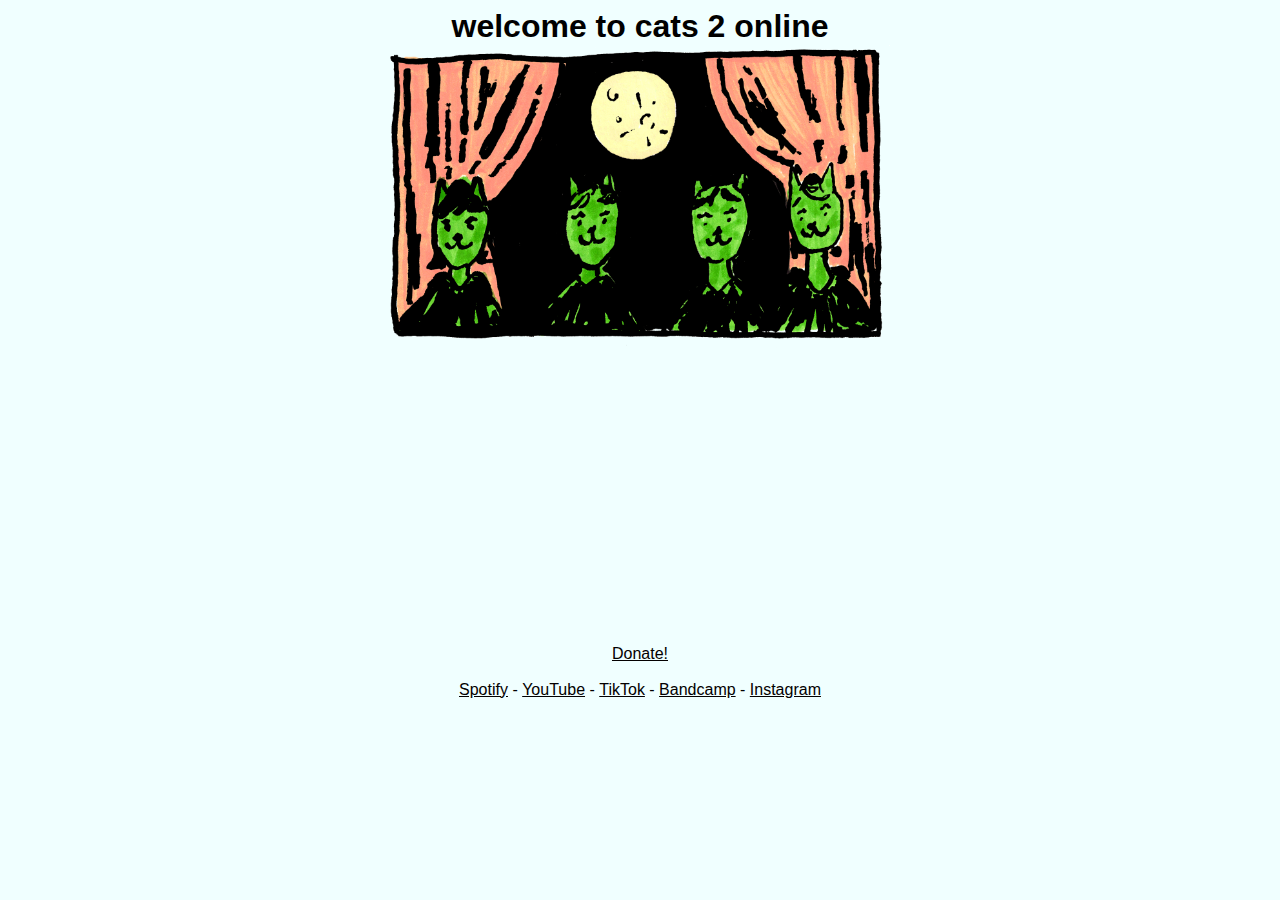
<file: index.html>
<html lang="en">
<head>
    <meta charset="utf-8">
    <meta name="viewport" content="width=device-width, initial-scale=1">
   
<title>CATS2.ART</title>
    <link href="styles.css" rel="stylesheet">
 <link rel="icon" type="image/x-icon" href="./favicon.gif">
<style>
    body {background-color: azure;
     text-align: center;   
    }
    
    h1 {color: "#017bf5";
        margin: 0}
    p {color: black}
    img {
        max-width: 100%;
        height: auto;
        width: 500px
    }
    @media (min-width: 600px) {
        iframe {
          width: 500px;
          height: 281px; /* maintain aspect ratio */
        }
      }
      a {font-family:'Trebuchet MS', 'Lucida Sans Unicode', 'Lucida Grande', 'Lucida Sans', Arial, sans-serif;}
      a:link {color:#030000;}
a:visited {color: #030003;00;}
a:hover {color:#ffcc00;}

</style>
</head>
    
<body>
    <h1>welcome to cats 2 online</h1>
    <div class="img"><img src="CurtainCall.gif" alt="An illustration of the four Chorus Cats of CATS 2 in front of a theater curtain, a full moon behind them on stage.">   
    </div>
    <div style="text-align: center;">
        <iframe width="100%" height="281" src="https://www.youtube.com/embed/tGkDTdTx-xM" frameborder="0" allowfullscreen></iframe>
      </div>

<p><div class="link"><a href="https://account.venmo.com/u/JakeyJones" target="blank">Donate!</a><br><br>
   <a href="https://open.spotify.com/artist/1lqvEvlTQ1U5fW3JxLwixT?si=MihmX0M9SviZq3FsuzZy2w" target="_blank">Spotify</a> -
    <a href="https://www.youtube.com/watch?v=tGkDTdTx-xM" target="_blank">YouTube</a> - 
    <a href="https://www.tiktok.com/@jake.window" target="_blank">TikTok</a> - 
    <a href="https://cats2unauthorized.bandcamp.com/" target="_blank">Bandcamp</a> - <a href="https://www.instagram.com/cats2unauthorized/" target="_blank">Instagram</a>
    </div>
    
<p></p>


</body>    
</html>
</file>
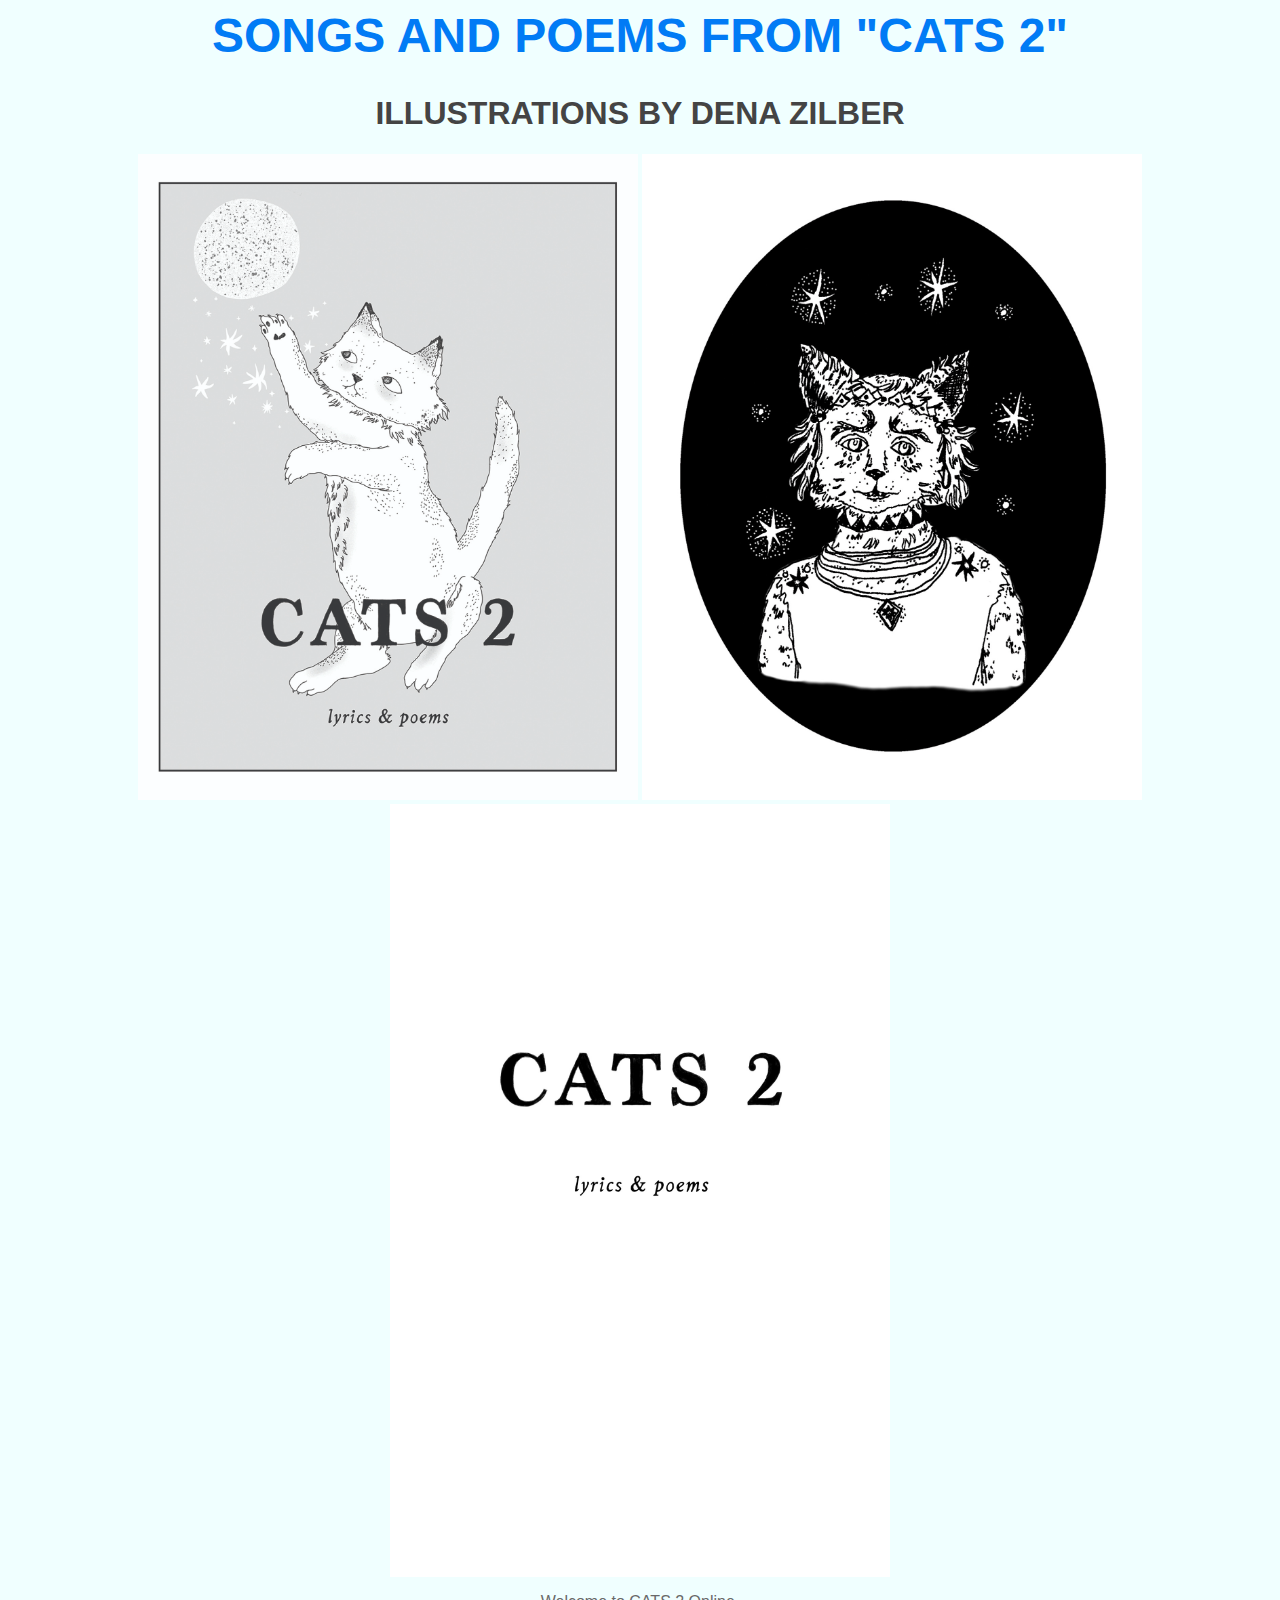
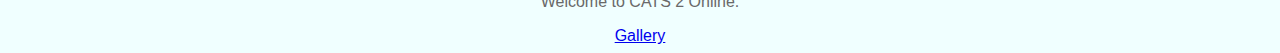
<file: gallery copy.html>
<html lang="en">
<head>
    <meta charset="utf-8">
    <meta name="viewport" content="width=device-width, initial-scale=1">
<title>CATS2.ART</title>
    <link href="styles.css" rel="stylesheet">
 <link rel="icon" type="image/x-icon" href="./favicon.gif">
<style>
    body {background-color: azure;
     text-align: center;   
    }
    
    h3 {color: darkred;}
    p {color: dimgrey}
    img {
        max-width: 100%;
        height: auto;
        width: 500px
    }
</style>
</head>
    
<body>
    <font align="center" color="#017bf5" size="5" face="sans-serif">
        <h1>SONGS AND POEMS FROM "CATS 2"</h1>
    </font>
    <font align="center" color="#444" size="3" face="sans-serif">
        <h1>ILLUSTRATIONS BY DENA ZILBER</h1>
    </font>
 <img src="images/book/cats_cover.jpg" alt="CATS 2 Book Cover"/>
 <img src="images/book/pg1SpacePrincessbw.jpg" alt="Space Princess"/>
 <img src="images/book/pg2Title.jpg" alt="Inside Cover"/>

<p>Welcome to CATS 2 Online.
</p>
    
<a href="gallery.html">Gallery</a>
</body>    
</html>
</file>
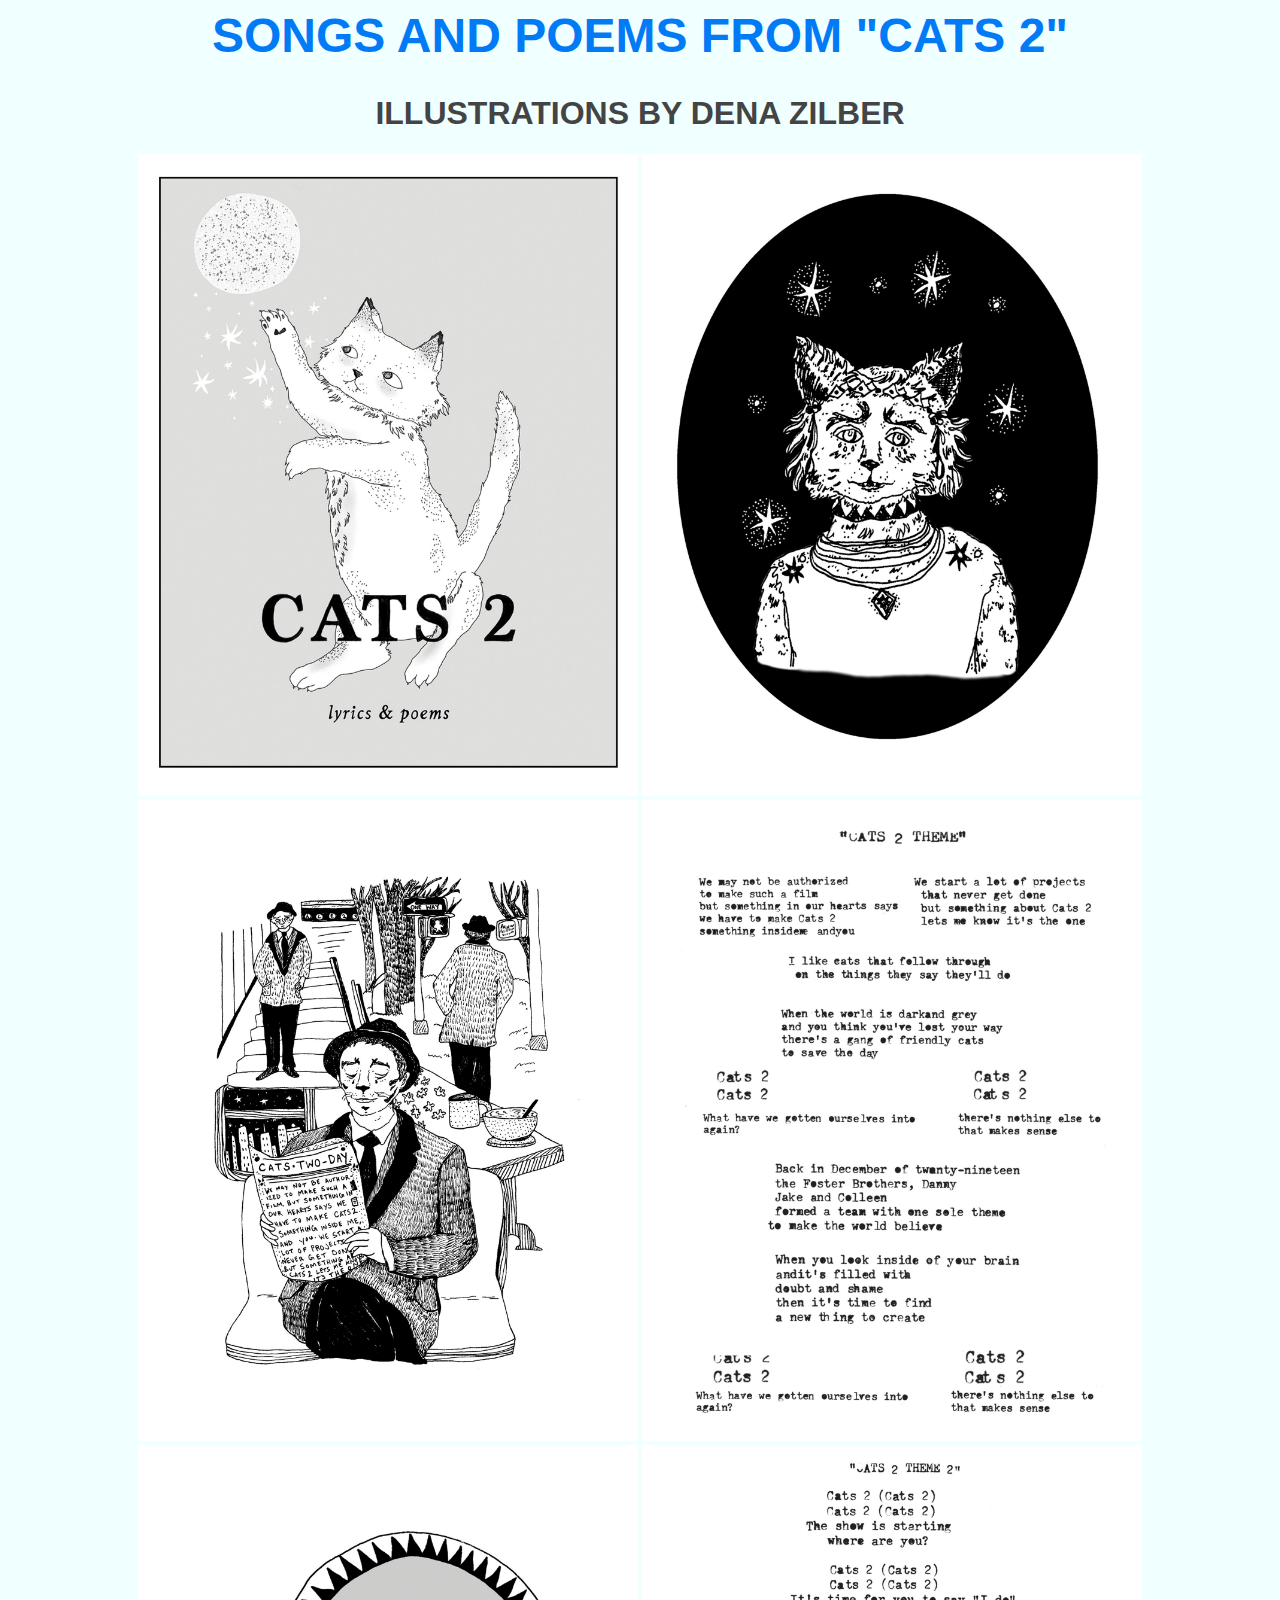
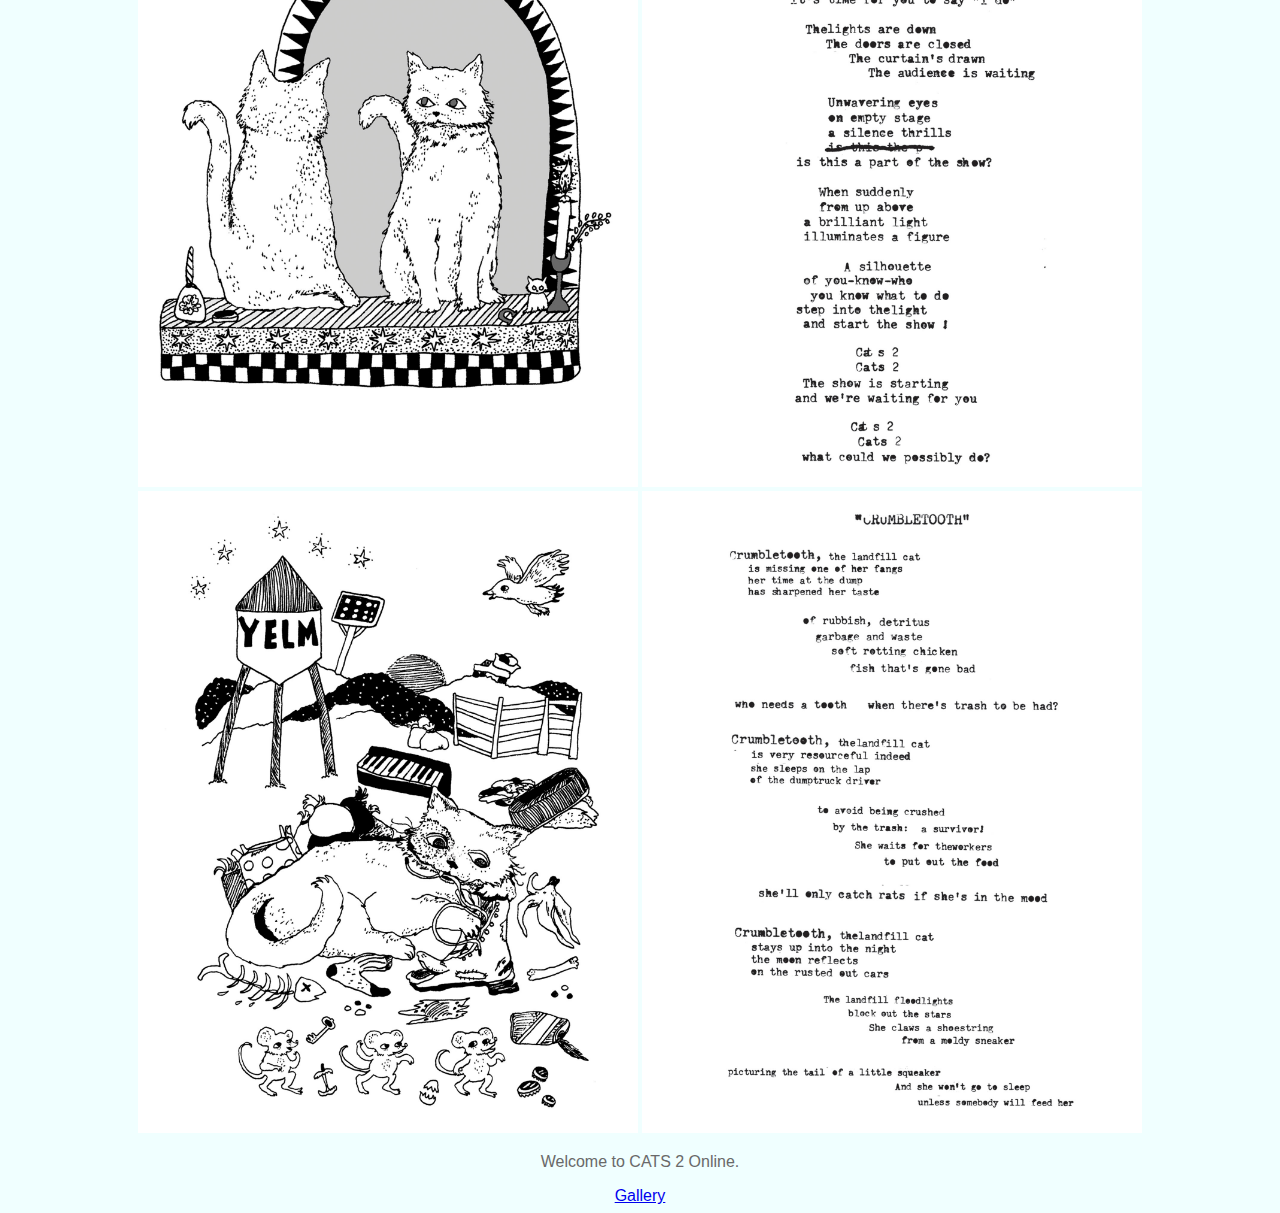
<file: gallery.html>
<html lang="en">
<head>
    <meta charset="utf-8">
    <meta name="viewport" content="width=device-width, initial-scale=1">
<title>CATS2.ART</title>
    <link href="styles.css" rel="stylesheet">
 <link rel="icon" type="image/x-icon" href="./favicon.gif">
<style>
    body {background-color: azure;
     text-align: center;   
    }
    
    h3 {color: darkred;}
    p {color: dimgrey}
    img {
        max-width: 100%;
        height: auto;
        width: 500px
    }
</style>
</head>
    
<body>
    <font align="center" color="#017bf5" size="5" face="sans-serif">
        <h1>SONGS AND POEMS FROM "CATS 2"</h1>
    </font>
    <font align="center" color="#444" size="3" face="sans-serif">
        <h1>ILLUSTRATIONS BY DENA ZILBER</h1>
    </font>
    <img src="images/1a.jpg" alt="CATS 2 Book Cover"/>
    <img src="images/2a.jpg" alt="Inside Cover"/>
    <img src="images/3a.jpg" alt="Inside Cover"/>
    <img src="images/3b.jpg" alt="Inside Cover"/>
    <img src="images/4a.jpg" alt="Inside Cover"/>
    <img src="images/4b.jpg" alt="Inside Cover"/>
    <img src="images/5a.jpg" alt="Inside Cover"/>
    <img src="images/5b.jpg" alt="Inside Cover"/>

<p>Welcome to CATS 2 Online.
</p>
    
<a href="gallery.html">Gallery</a>
</body>    
</html>
</file>
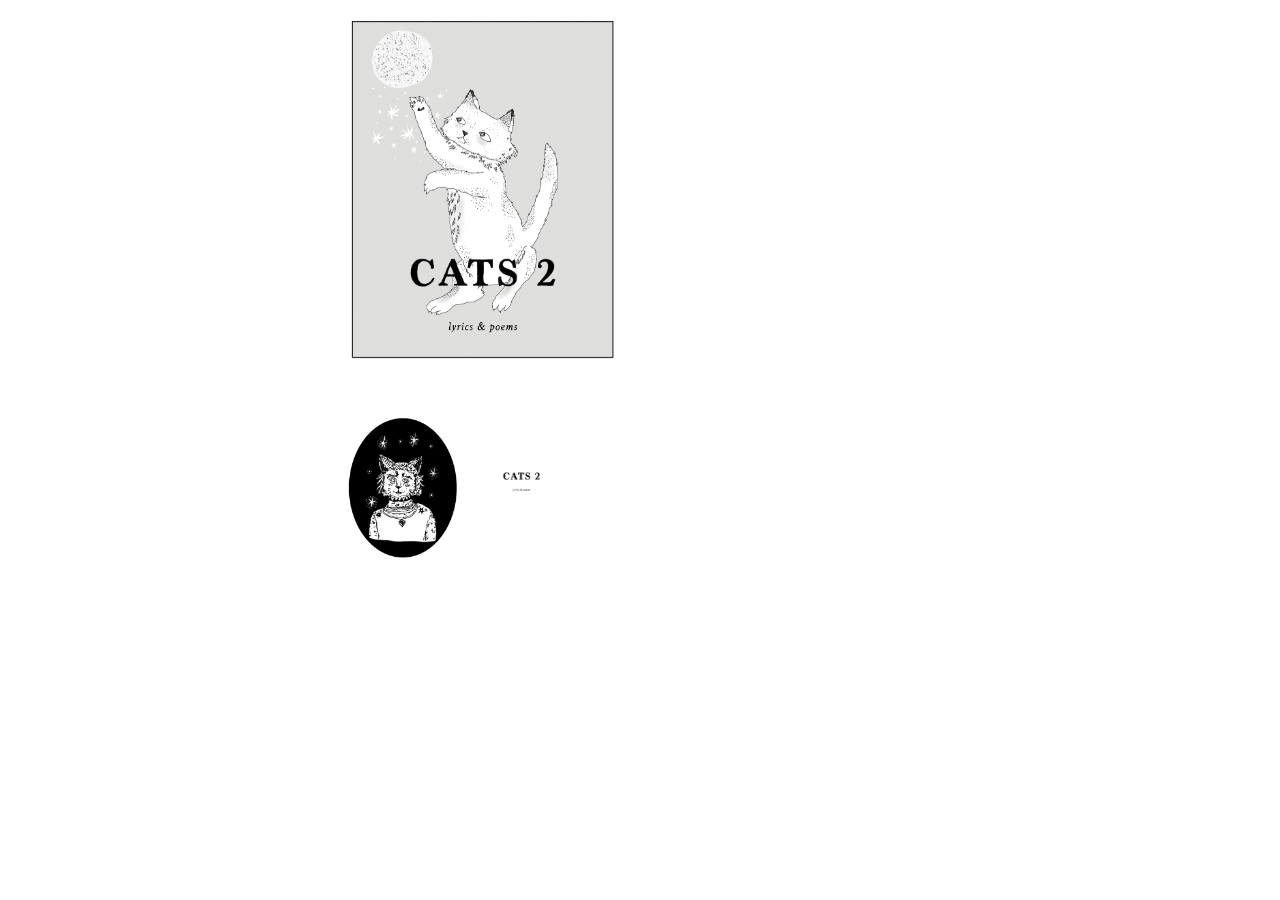
<file: gallerytest.html>
<!DOCTYPE html>
<html lang="en">
<head>
    <meta charset="UTF-8">
    <meta name="viewport" content="width=device-width, initial-scale=1.0">
    <title>Image Gallery</title>
    <link rel="stylesheet" href="styles.css">
</head>
<body>
    <div class="gallery">
        <div class="gallery-item">
            <img src="images/1a.jpg" alt="Book Image 1" onclick="openModal(this)">
        </div>
        <div class="gallery-item">
            <img src="images/0blank.jpg" alt="Book Image 2" onclick="openModal(this)">
        </div>
    <div class="gallery">
        <div class="gallery-item">
            <img src="images/2a.jpg" alt="Book Image 1" onclick="openModal(this)">
        </div>
    <div class="gallery">
        <div class="gallery-item">
            <img src="images/2b.jpg" alt="Book Image 1" onclick="openModal(this)">
        </div>
        <!-- Add more images here -->
    </div>

    <!-- Modal for large image -->
    <div id="imageModal" class="modal">
        <span class="close" onclick="closeModal()">&times;</span>
        <img class="modal-content" id="modalImage">
    </div>

    <script src="scripts.js"></script>
</body>
</html>
</file>
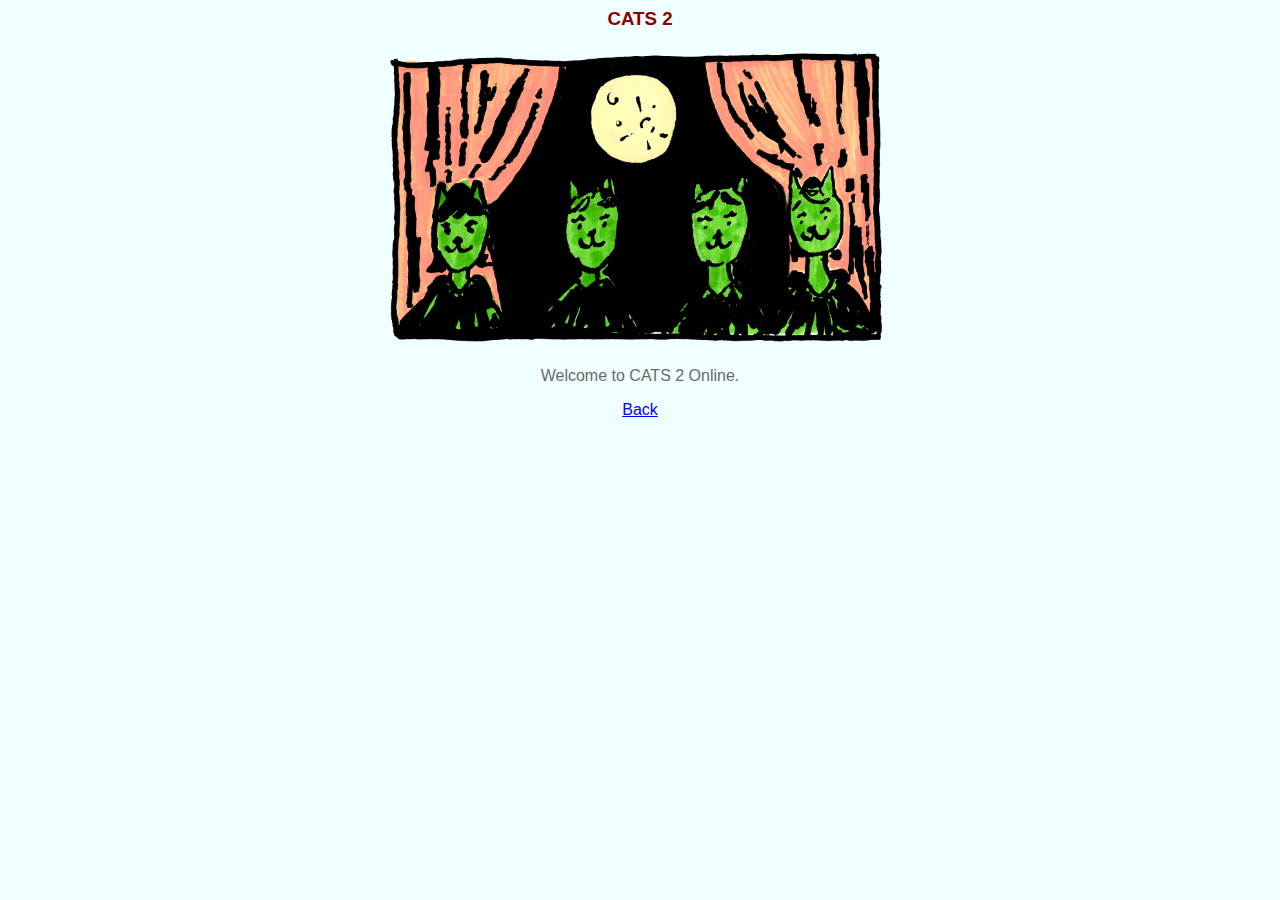
<file: index2.html>
<html lang="en">
<head>
    <meta charset="utf-8">
    <meta name="viewport" content="width=device-width, initial-scale=1">

    <title>CATS2.ART</title>
    <link href="styles.css" rel="stylesheet">
 <link rel="icon" type="image/x-icon" href="./favicon.gif">
<style>
    body{background-color: azure;
     text-align: center;   
    }
    
    h3 {color: darkred;}
    p {color: dimgrey}
    img {
        max-width: 100%;
        height: auto;
        width: 500px
    
    }
</style>
</head>
    
<body>

<h3>CATS 2</h3>

 <img src="CurtainCall.gif" alt="An illustration of the four Chorus Cats of CATS 2 in front of a theater curtain, a full moon behind them on stage.">   
<p>Welcome to CATS 2 Online.
</p>
    
<a href="index.html">Back</a>
</body>    
</html>
</file>
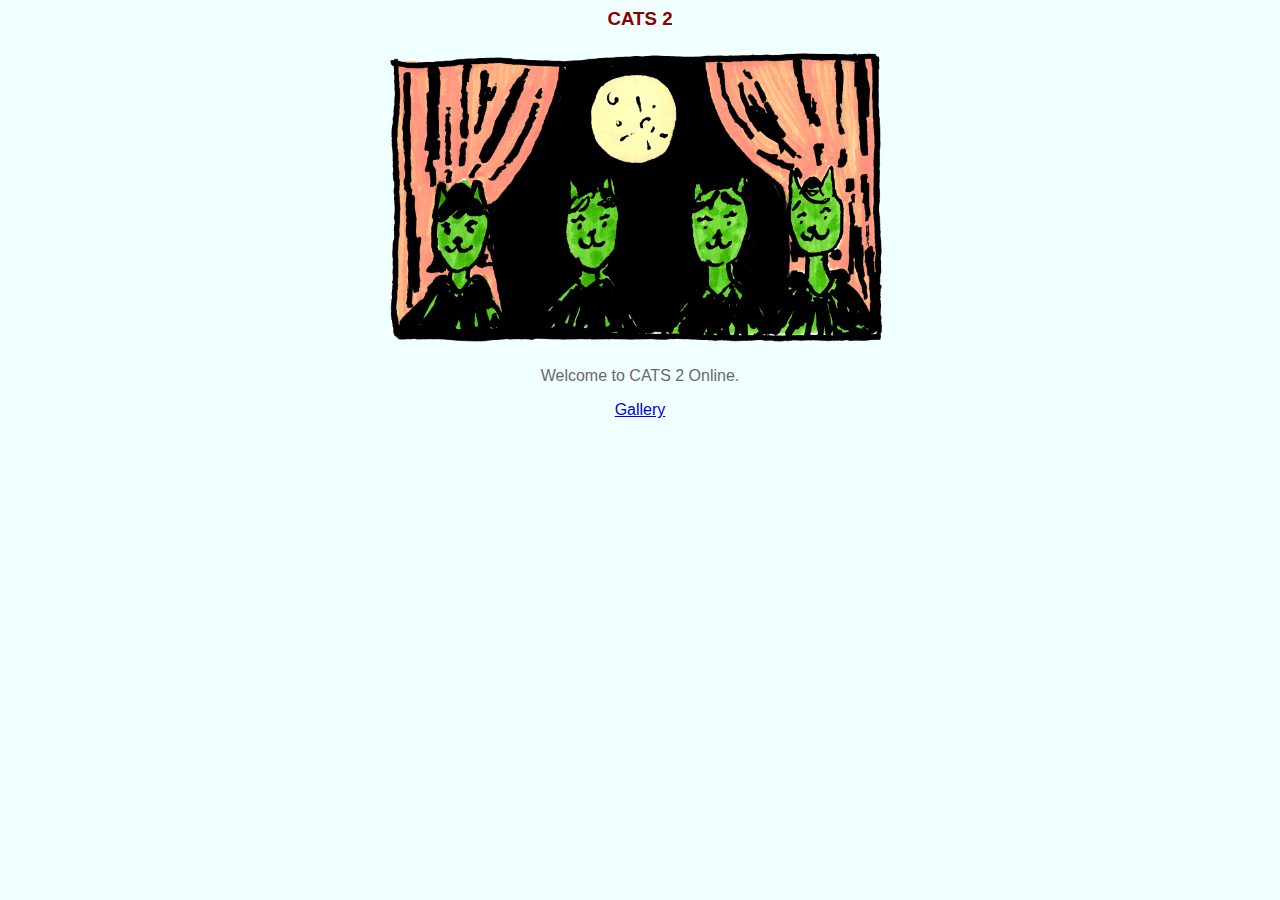
<file: indextest.html>
<html lang="en">
<head>
    <meta charset="utf-8">
    <meta name="viewport" content="width=device-width, initial-scale=1">
<title>CATS2.ART</title>
    <link href="styles.css" rel="stylesheet">
 <link rel="icon" type="image/x-icon" href="./favicon.gif">
<style>
    body {background-color: azure;
     text-align: center;   
    }
    
    h3 {color: darkred;}
    p {color: dimgrey}
    img {
        max-width: 100%;
        height: auto;
        width: 500px
    }
</style>
</head>
    
<body>

<h3>CATS 2</h3>

 <img src="CurtainCall.gif" alt="An illustration of the four Chorus Cats of CATS 2 in front of a theater curtain, a full moon behind them on stage.">   
<p>Welcome to CATS 2 Online.
</p>
    
<a href="gallery.html">Gallery</a>
</body>    
</html>
</file>
<file: styles.css>
body {
    font-family: Arial, sans-serif;
}

.gallery {
    display: grid;
    grid-template-columns: repeat(2, 1fr);
    gap: 30px;
    max-width: 600px;
    margin: auto;
}

.gallery-item {
    position: relative;
}

.gallery-item img {
    width: 100%;
    height: auto;
    cursor: pointer;
    transition: transform 0.2s ease;
}

.gallery-item img:hover {
    transform: scale(1.05);
}

.modal {
    display: none;
    position: fixed;
    z-index: 1000;
    left: 0;
    top: 0;
    width: 100%;
    height: 100%;
    overflow: auto;
    background-color: rgba(0, 0, 0, 0.8);
    justify-content: center;
    align-items: center;
}

.modal-content {
    margin: auto;
    display: block;
    max-width: 80%;
    max-height: 80%;
}

.close {
    position: absolute;
    top: 10px;
    right: 25px;
    color: white;
    font-size: 35px;
    font-weight: bold;
    cursor: pointer;
    transition: color 0.2s ease;
}

.close:hover {
    color: #f1f1f1;
}
</file>
